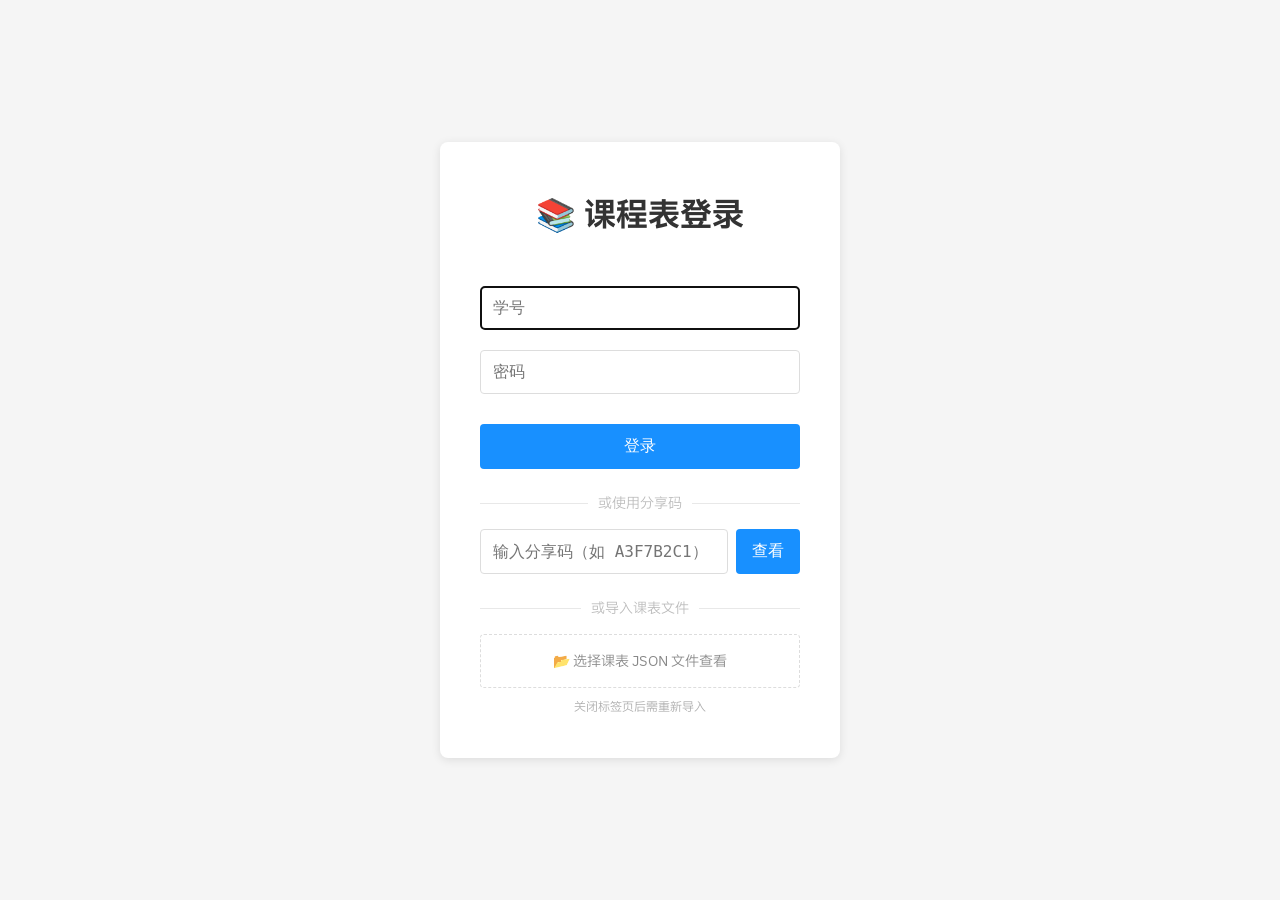
<file: login.html>
<!DOCTYPE html>
<html lang="zh-CN">
<head>
    <meta charset="UTF-8">
    <meta name="viewport" content="width=device-width, initial-scale=1.0">
    <title>登录 - 课程表</title>
    <link rel="manifest" href="/manifest.json">
    <meta name="theme-color" content="#1890ff">
    <link rel="apple-touch-icon" href="/icon.svg">
    <!-- 字体预加载 -->
    <link rel="preload" href="/fonts/IBMPlexSansSC-Regular.woff2" as="font" type="font/woff2" crossorigin>
    <link rel="stylesheet" href="/ibm-plex-sans-sc.css">
    <style>
        :root {
            --c-bg:          #f5f5f5;
            --c-surface:     #ffffff;
            --c-input:       #ffffff;
            --c-text:        #333333;
            --c-border:      #dddddd;
            --c-divider-ln:  #e8e8e8;
            --c-divider-txt: #bbbbbb;
            --c-hint:        #888888;
            --c-primary:     #1890ff;
        }
        @media (prefers-color-scheme: dark) {
            :root {
                --c-bg:          #1a1a1a;
                --c-surface:     #2d2d2d;
                --c-input:       #3a3a3a;
                --c-text:        #e0e0e0;
                --c-border:      #555555;
                --c-divider-ln:  #444444;
                --c-divider-txt: #666666;
                --c-hint:        #aaaaaa;
                --c-primary:     #0d5aa7;
            }
        }
        * { box-sizing: border-box; }
        body {
            font-family: 'IBM Plex Sans SC', -apple-system, BlinkMacSystemFont, 'Segoe UI', Arial, sans-serif;
            margin: 0; padding: 0; height: 100vh;
            display: flex; align-items: center; justify-content: center;
            background: var(--c-bg);
            color: var(--c-text);
        }
        .login-box {
            background: var(--c-surface);
            padding: 40px; border-radius: 8px;
            width: 90%; max-width: 400px;
            box-shadow: 0 2px 10px rgba(0,0,0,0.1);
        }
        h1 { text-align: center; margin: 0 0 30px; }
        input {
            width: 100%; padding: 12px; margin: 10px 0;
            border: 1px solid var(--c-border);
            border-radius: 4px;
            background: var(--c-input);
            color: var(--c-text); font-size: 16px;
        }
        button {
            width: 100%; padding: 12px; margin-top: 20px;
            border: none; border-radius: 4px;
            background: var(--c-primary);
            color: white; font-size: 16px;
            cursor: pointer;
        }
        button:hover { opacity: 0.9; }
        .error { color: #ff4d4f; margin-top: 10px; text-align: center; }
        .divider {
            display: flex; align-items: center; gap: 10px;
            margin: 20px 0 4px; color: var(--c-divider-txt); font-size: 14px;
        }
        .divider::before, .divider::after {
            content: ''; flex: 1;
            border-top: 1px solid var(--c-divider-ln);
        }
        .share-input { display: flex; gap: 8px; margin-top: 12px; }
        .share-input input {
            flex: 1; padding: 12px; margin: 0;
            font-family: monospace; text-transform: uppercase;
        }
        .share-input button {
            width: auto; margin: 0; padding: 12px 16px; white-space: nowrap;
        }
        .file-label {
            display: block; margin-top: 12px; padding: 12px;
            border: 1px dashed var(--c-border);
            border-radius: 4px; text-align: center; cursor: pointer;
            color: var(--c-hint); font-size: 14px; transition: border-color 0.2s;
        }
        .file-label:hover { border-color: var(--c-primary); color: var(--c-primary); }
        .file-label input[type="file"] { display: none; }
    </style>
</head>
<body>
    <div class="login-box">
        <h1>📚 课程表登录</h1>
        <input type="text" id="username" placeholder="学号" autofocus>
        <input type="password" id="password" placeholder="密码">
        <button onclick="login()">登录</button>
        <div class="divider">或使用分享码</div>
        <div class="share-input">
            <input type="text" id="share-code" placeholder="输入分享码（如 A3F7B2C1）" maxlength="8">
            <button onclick="enterShare()">查看</button>
        </div>
        <div class="error" id="error"></div>
        <div class="divider">或导入课表文件</div>
        <label class="file-label">
            <input type="file" id="import-file" accept=".json" onchange="importFile(event)">
            📂 选择课表 JSON 文件查看
        </label>
        <div style="font-size:0.78rem;color:#aaa;margin-top:6px;text-align:center">关闭标签页后需重新导入</div>
    </div>
    <script>
        // 检查 URL 参数中的分享码
        const urlParams = new URLSearchParams(window.location.search);
        const shareCodeParam = urlParams.get('code');
        if (shareCodeParam) {
            document.getElementById('share-code').value = shareCodeParam.toUpperCase();
        }

        async function login() {
            const username = document.getElementById('username').value;
            const password = document.getElementById('password').value;
            const error = document.getElementById('error');

            if (!username || !password) {
                error.textContent = '请输入学号和密码';
                return;
            }

            try {
                const resp = await fetch('/api/login', {
                    method: 'POST',
                    headers: { 'Content-Type': 'application/json' },
                    credentials: 'include',
                    body: JSON.stringify({ username, password })
                });
                const data = await resp.json();
                if (data.success) {
                    // 如果有分享码参数，登录后跳转到首页（会自动处理分享码）
                    if (shareCodeParam) {
                        window.location.href = '/?code=' + encodeURIComponent(shareCodeParam);
                    } else {
                        window.location.href = '/';
                    }
                } else {
                    error.textContent = data.message || '登录失败';
                }
            } catch (e) {
                error.textContent = '网络错误';
            }
        }

        document.getElementById('password').addEventListener('keypress', (e) => {
            if (e.key === 'Enter') login();
        });
        document.getElementById('share-code').addEventListener('keypress', (e) => {
            if (e.key === 'Enter') enterShare();
        });

        async function enterShare() {
            const code  = document.getElementById('share-code').value.trim().toUpperCase();
            const error = document.getElementById('error');
            if (!code) { error.textContent = '请输入分享码'; return; }
            error.textContent = '';
            try {
                const resp = await fetch('/api/share/enter', {
                    method: 'POST',
                    headers: { 'Content-Type': 'application/json' },
                    credentials: 'include',
                    body: JSON.stringify({ token: code }),
                });
                const data = await resp.json();
                if (data.success) {
                    window.location.href = '/';
                } else {
                    error.textContent = data.message || '分享码无效';
                }
            } catch (e) {
                error.textContent = '网络错误';
            }
        }

        function importFile(event) {
            const file  = event.target.files[0];
            const error = document.getElementById('error');
            if (!file) return;
            error.textContent = '';
            const reader = new FileReader();
            reader.onload = e => {
                try {
                    const data = JSON.parse(e.target.result);
                    const valid =
                        (data.format === 'semester' && data.weeks && Object.keys(data.weeks).length > 0) ||
                        (data.完整课表 && data.metadata);
                    if (!valid) {
                        error.textContent = '文件格式无效，请导入有效的课表 JSON';
                        return;
                    }
                    sessionStorage.setItem('import_data', e.target.result);
                    window.location.href = '/';
                } catch (_) {
                    error.textContent = '文件解析失败，请确认是有效的课表 JSON 文件';
                }
            };
            reader.readAsText(file, 'utf-8');
        }
    </script>
    <script>
        if ('serviceWorker' in navigator) navigator.serviceWorker.register('/sw.js');
    </script>
</body>
</html>
</file>
<file: ibm-plex-sans-sc.css>
/* IBM Plex Sans SC - Simplified Chinese */
/* 优先使用本地字体，失败时回退到 CDN */
@font-face {
    font-family: 'IBM Plex Sans SC';
    src: url('/fonts/IBMPlexSansSC-Regular.woff2') format('woff2'),
         url('https://font.rainlodyn.cn/ibm-plex-sans-sc/IBMPlexSansSC-Regular.woff2') format('woff2');
    font-weight: 400;
    font-style: normal;
    font-display: swap;
}

@font-face {
    font-family: 'IBM Plex Sans SC';
    src: url('/fonts/IBMPlexSansSC-Medium.woff2') format('woff2'),
         url('https://font.rainlodyn.cn/ibm-plex-sans-sc/IBMPlexSansSC-Medium.woff2') format('woff2');
    font-weight: 500;
    font-style: normal;
    font-display: swap;
}

@font-face {
    font-family: 'IBM Plex Sans SC';
    src: url('/fonts/IBMPlexSansSC-SemiBold.woff2') format('woff2'),
         url('https://font.rainlodyn.cn/ibm-plex-sans-sc/IBMPlexSansSC-SemiBold.woff2') format('woff2');
    font-weight: 600;
    font-style: normal;
    font-display: swap;
}

@font-face {
    font-family: 'IBM Plex Sans SC';
    src: url('/fonts/IBMPlexSansSC-Bold.woff2') format('woff2'),
         url('https://font.rainlodyn.cn/ibm-plex-sans-sc/IBMPlexSansSC-Bold.woff2') format('woff2');
    font-weight: 700;
    font-style: normal;
    font-display: swap;
}
</file>
